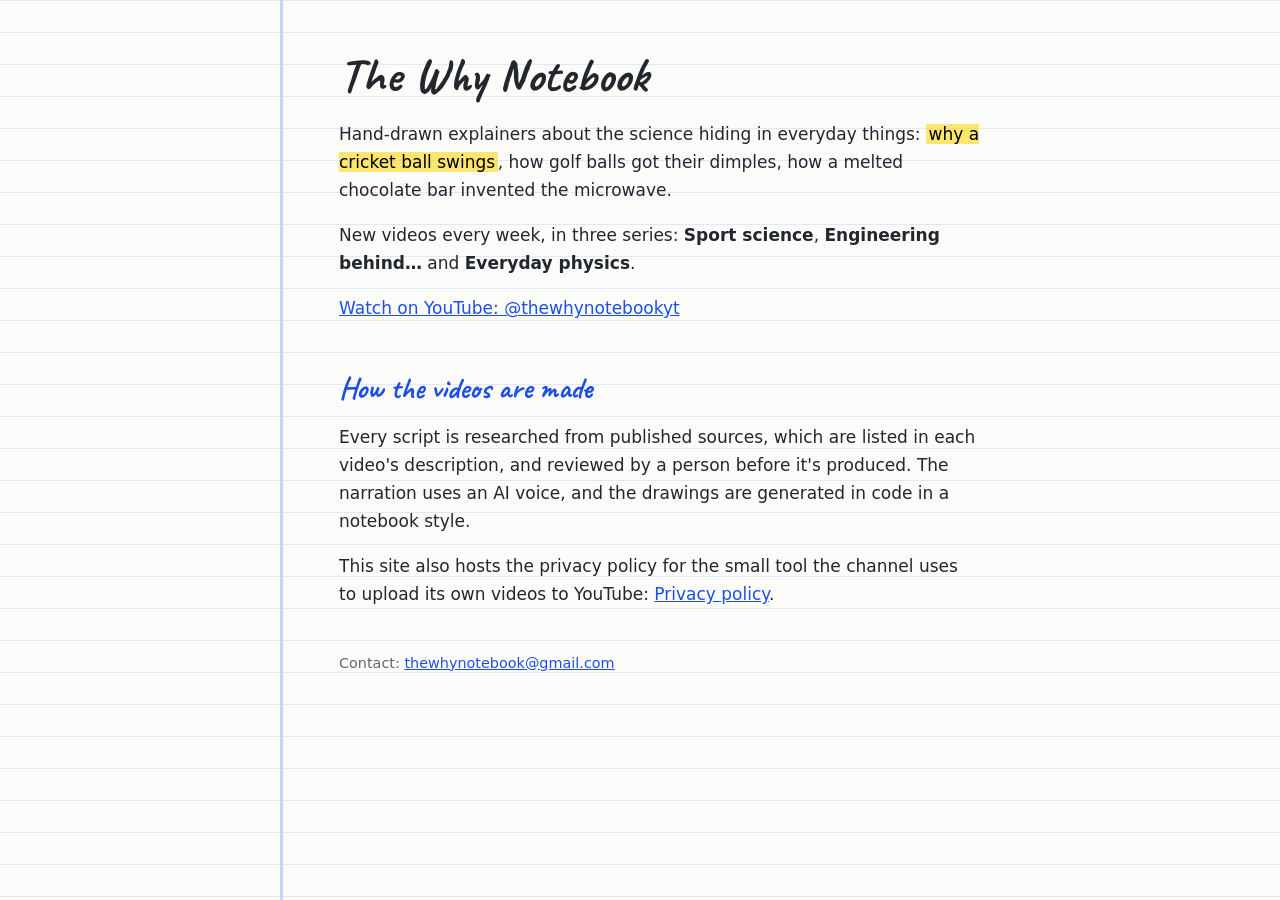
<file: index.html>
<!doctype html>
<html lang="en"><head><meta charset="utf-8"><meta name="viewport" content="width=device-width, initial-scale=1">
<title>The Why Notebook</title>
<link rel="preconnect" href="https://fonts.googleapis.com"><link href="https://fonts.googleapis.com/css2?family=Caveat:wght@700&display=swap" rel="stylesheet">
<link rel="stylesheet" href="style.css"></head>
<body><main>
<h1>The Why Notebook</h1>
<p>Hand-drawn explainers about the science hiding in everyday things: <mark>why a cricket ball swings</mark>, how golf balls got their dimples, how a melted chocolate bar invented the microwave.</p>
<p>New videos every week, in three series: <strong>Sport science</strong>, <strong>Engineering behind…</strong> and <strong>Everyday physics</strong>.</p>
<p><a href="https://www.youtube.com/@thewhynotebookyt">Watch on YouTube: @thewhynotebookyt</a></p>
<h2>How the videos are made</h2>
<p>Every script is researched from published sources, which are listed in each video's description, and reviewed by a person before it's produced. The narration uses an AI voice, and the drawings are generated in code in a notebook style.</p>
<p>This site also hosts the privacy policy for the small tool the channel uses to upload its own videos to YouTube: <a href="privacy.html">Privacy policy</a>.</p>
<footer>Contact: <a href="mailto:thewhynotebook@gmail.com">thewhynotebook@gmail.com</a></footer>
</main></body></html>
</file>
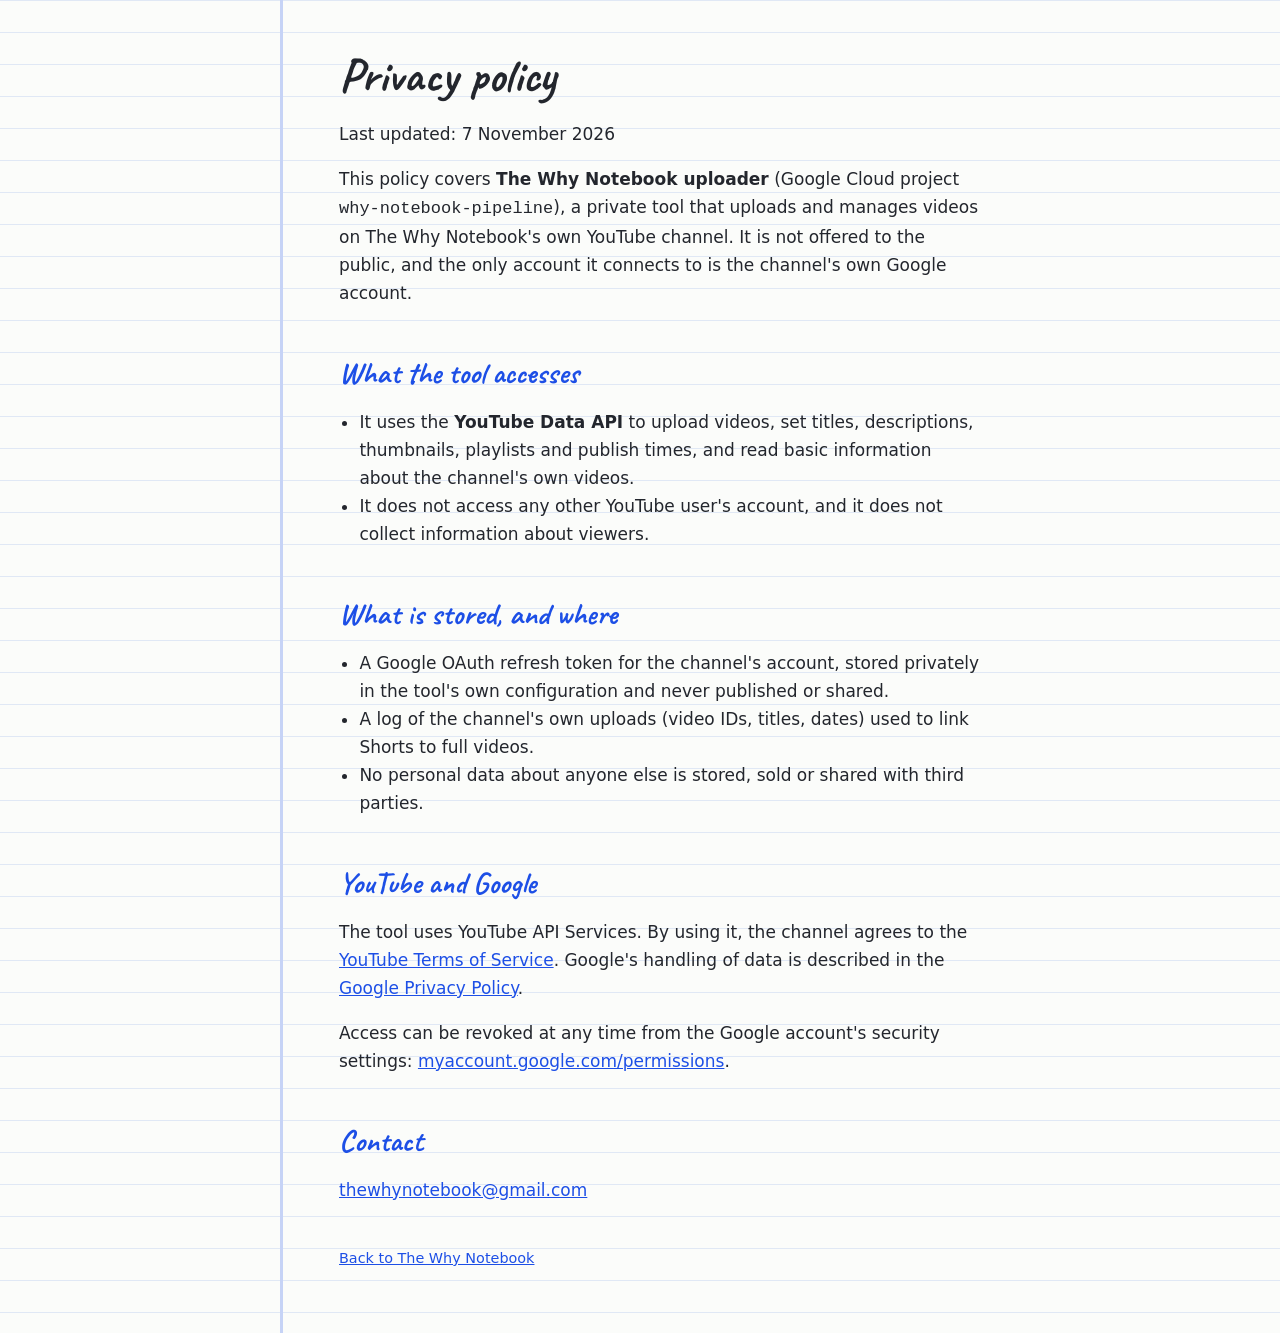
<file: privacy.html>
<!doctype html>
<html lang="en"><head><meta charset="utf-8"><meta name="viewport" content="width=device-width, initial-scale=1">
<title>Privacy policy · The Why Notebook</title>
<link rel="preconnect" href="https://fonts.googleapis.com"><link href="https://fonts.googleapis.com/css2?family=Caveat:wght@700&display=swap" rel="stylesheet">
<link rel="stylesheet" href="style.css"></head>
<body><main>
<h1>Privacy policy</h1>
<p>Last updated: 7 November 2026</p>
<p>This policy covers <strong>The Why Notebook uploader</strong> (Google Cloud project <code>why-notebook-pipeline</code>), a private tool that uploads and manages videos on The Why Notebook's own YouTube channel. It is not offered to the public, and the only account it connects to is the channel's own Google account.</p>
<h2>What the tool accesses</h2>
<ul>
<li>It uses the <strong>YouTube Data API</strong> to upload videos, set titles, descriptions, thumbnails, playlists and publish times, and read basic information about the channel's own videos.</li>
<li>It does not access any other YouTube user's account, and it does not collect information about viewers.</li>
</ul>
<h2>What is stored, and where</h2>
<ul>
<li>A Google OAuth refresh token for the channel's account, stored privately in the tool's own configuration and never published or shared.</li>
<li>A log of the channel's own uploads (video IDs, titles, dates) used to link Shorts to full videos.</li>
<li>No personal data about anyone else is stored, sold or shared with third parties.</li>
</ul>
<h2>YouTube and Google</h2>
<p>The tool uses YouTube API Services. By using it, the channel agrees to the <a href="https://www.youtube.com/t/terms">YouTube Terms of Service</a>. Google's handling of data is described in the <a href="https://policies.google.com/privacy">Google Privacy Policy</a>.</p>
<p>Access can be revoked at any time from the Google account's security settings: <a href="https://myaccount.google.com/permissions">myaccount.google.com/permissions</a>.</p>
<h2>Contact</h2>
<p><a href="mailto:thewhynotebook@gmail.com">thewhynotebook@gmail.com</a></p>
<footer><a href="index.html">Back to The Why Notebook</a></footer>
</main></body></html>
</file>
<file: style.css>
:root { --paper: #fbfcfa; --ink: #23262d; --pen: #5f6876; --blue: #1d4fe6; --rule: #e0e8f5; --margin: #c6d3f6; --hi: rgba(255,214,0,.55); }
* { box-sizing: border-box; }
body { margin: 0; background: var(--paper); color: var(--ink); font: 17px/1.65 "Segoe UI", system-ui, -apple-system, sans-serif;
  background-image: linear-gradient(var(--rule) 1px, transparent 1px); background-size: 100% 32px; }
main { max-width: 720px; margin: 0 auto; padding: 48px 20px 64px 56px; border-left: 3px solid var(--margin); min-height: 100vh; }
h1, h2 { font-family: "Caveat", "Segoe Print", cursive; font-weight: 700; line-height: 1.15; }
h1 { font-size: 3rem; margin: 0 0 .2em; } h2 { font-size: 1.9rem; margin: 1.6em 0 .3em; color: var(--blue); }
mark { background: var(--hi); padding: 0 .15em; }
a { color: var(--blue); } footer { margin-top: 3em; color: var(--pen); font-size: .9rem; }
ul { padding-left: 1.2em; }
</file>
